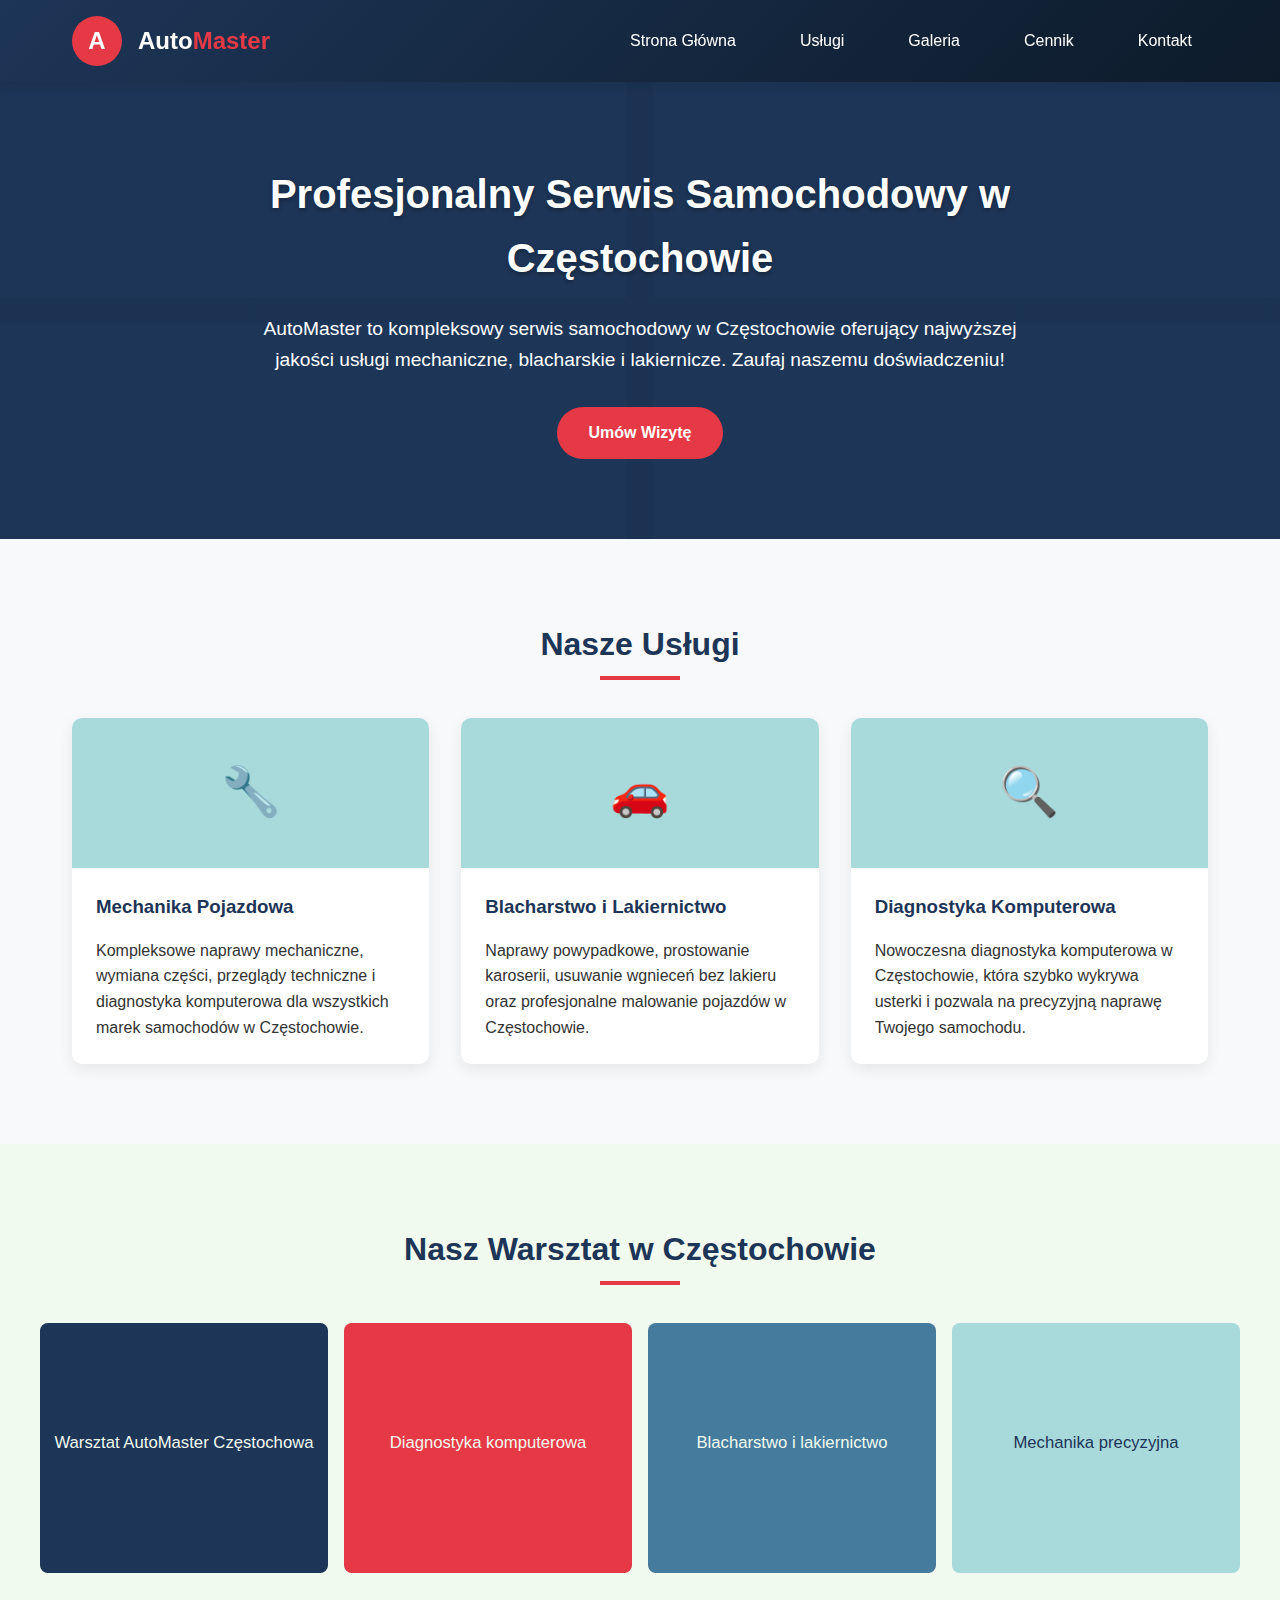
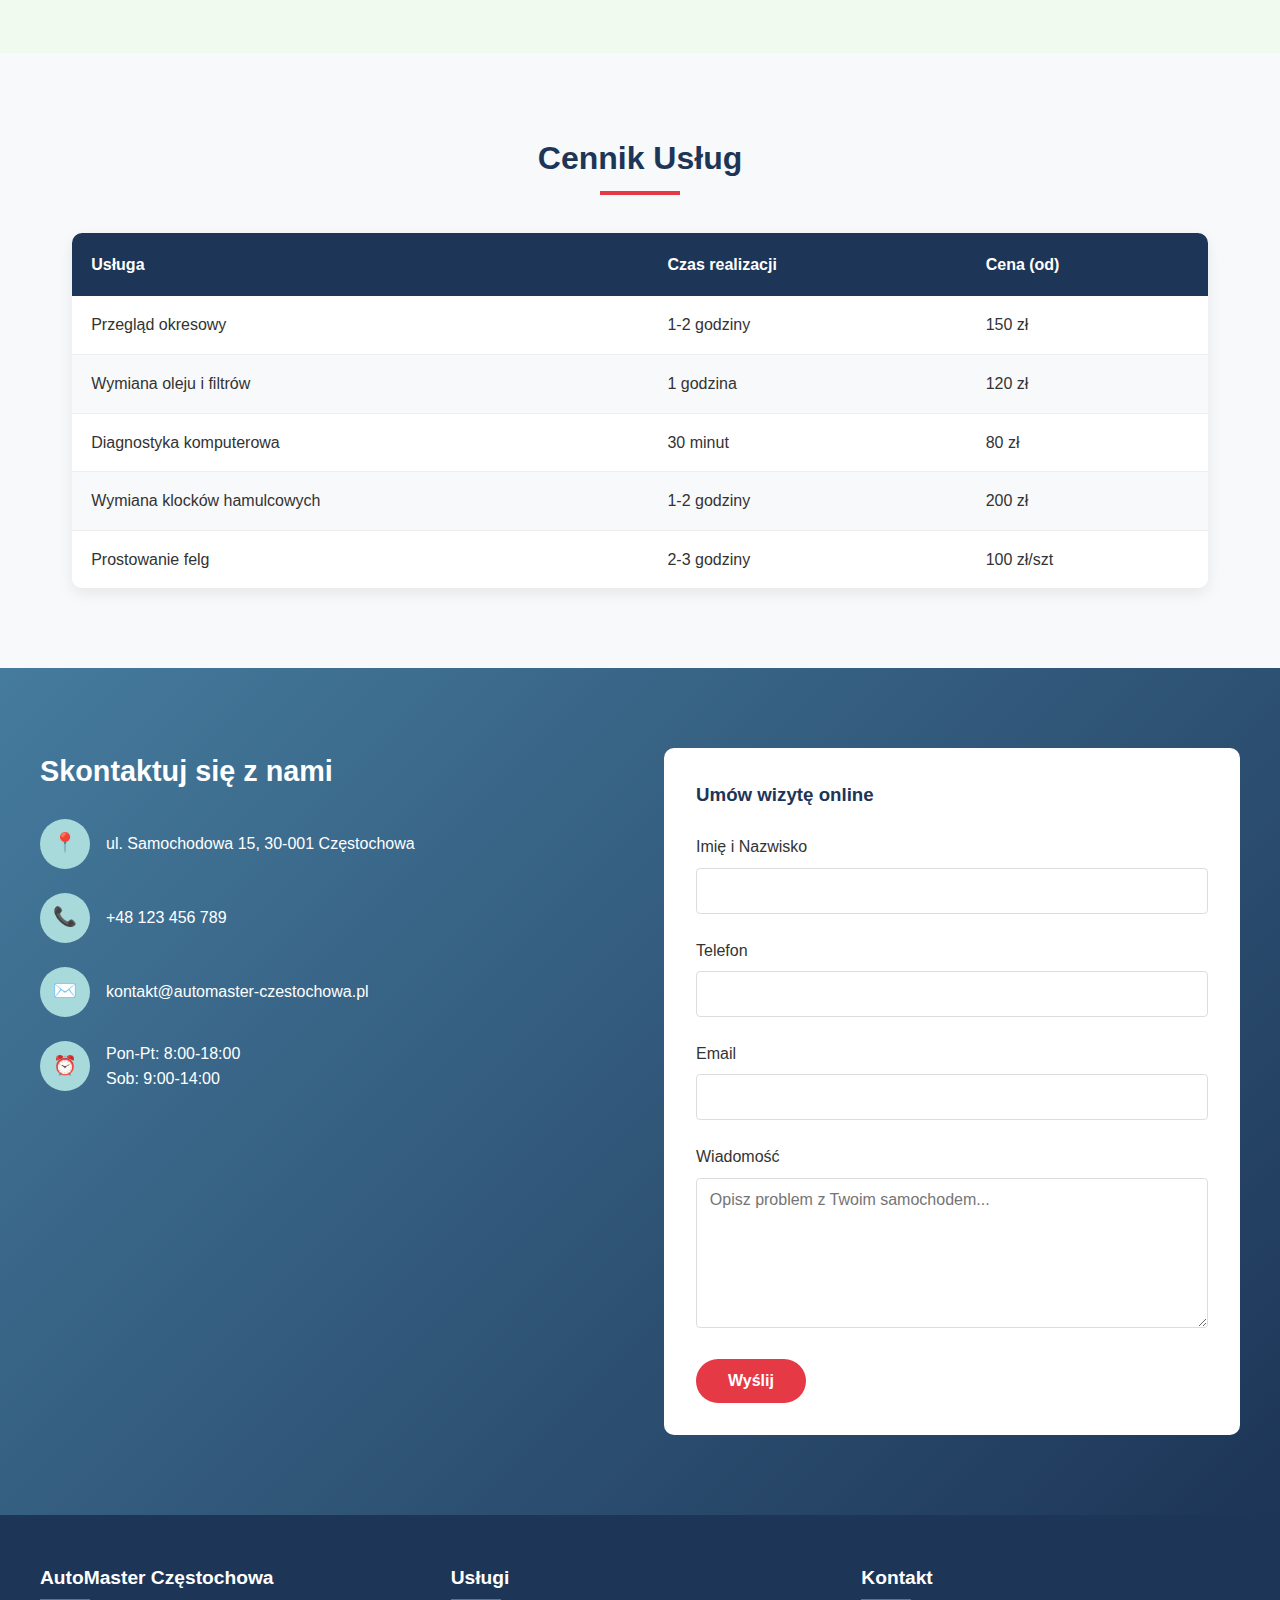
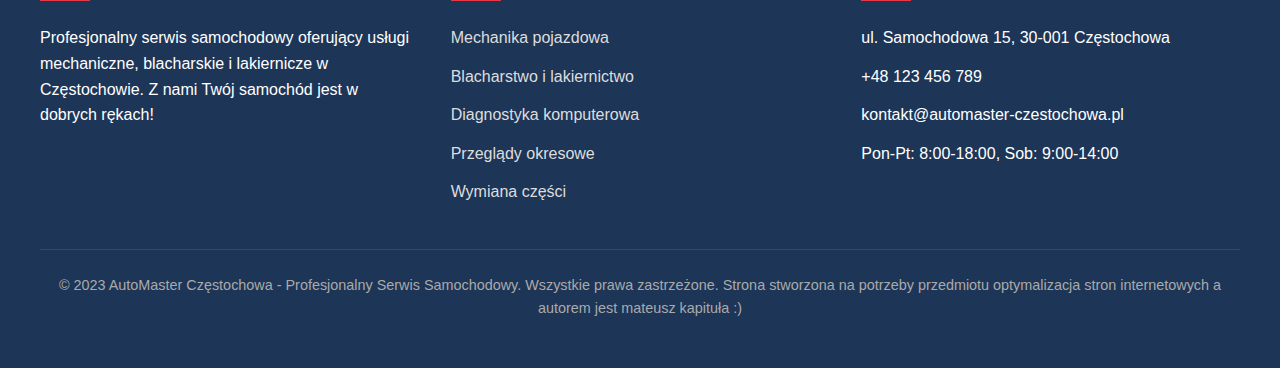
<file: index.html>
<!DOCTYPE html>
<html lang="pl">
<head>
    <meta charset="UTF-8">
    <meta name="viewport" content="width=device-width, initial-scale=1.0">
    <meta name="robots" content="index, follow">
    <meta name="description" content="AutoMaster Częstochowa - profesjonalny serwis samochodowy. Mechanika precyzyjna, naprawy blacharsko-lakiernicze i kompleksowa diagnostyka. Zapraszamy do naszego warsztatu w Częstochowie!">
    <link rel="canonical" href="https://automaster-czestochowa.pl">
    <link rel="stylesheet" href="style.css">
    <title>Profesjonalny Serwis Samochodowy w Częstochowie | AutoMaster</title>
    <script src="main.js" async defer></script>


    <!-- HTML Meta Tags -->
    <title>Profesjonalny Serwis Samochodowy w Częstochowie | AutoMaster</title>
    <meta name="description" content="AutoMaster Częstochowa - profesjonalny serwis samochodowy. Mechanika precyzyjna, naprawy blacharsko-lakiernicze i kompleksowa diagnostyka. Zapraszamy do naszego warsztatu w Częstochowie!">

    <!-- Facebook Meta Tags -->
    <meta property="og:url" content="https://myitan.github.io/OptyMK/">
    <meta property="og:type" content="website">
    <meta property="og:title" content="Profesjonalny Serwis Samochodowy w Częstochowie | AutoMaster">
    <meta property="og:description" content="AutoMaster Częstochowa - profesjonalny serwis samochodowy. Mechanika precyzyjna, naprawy blacharsko-lakiernicze i kompleksowa diagnostyka. Zapraszamy do naszego warsztatu w Częstochowie!">
    <meta property="og:image" content="">

    <!-- Twitter Meta Tags -->
    <meta name="twitter:card" content="summary_large_image">
    <meta property="twitter:domain" content="myitan.github.io">
    <meta property="twitter:url" content="https://myitan.github.io/OptyMK/">
    <meta name="twitter:title" content="Profesjonalny Serwis Samochodowy w Częstochowie | AutoMaster">
    <meta name="twitter:description" content="AutoMaster Częstochowa - profesjonalny serwis samochodowy. Mechanika precyzyjna, naprawy blacharsko-lakiernicze i kompleksowa diagnostyka. Zapraszamy do naszego warsztatu w Częstochowie!">
    <meta name="twitter:image" content="">

    <!-- Meta Tags Generated via https://www.opengraph.xyz -->
</head>

<!-- Google tag (gtag.js) -->
<script async src="https://www.googletagmanager.com/gtag/js?id=G-2FNKZ63VMX"></script>
<script>
  window.dataLayer = window.dataLayer || [];
  function gtag(){dataLayer.push(arguments);}
  gtag('js', new Date());

  gtag('config', 'G-2FNKZ63VMX');
</script>

<script type="text/javascript">
    var Tawk_API=Tawk_API||{}, Tawk_LoadStart=new Date();
    (function(){
    var s1=document.createElement("script"),s0=document.getElementsByTagName("script")[0];
    s1.async=true;
    s1.src='https://embed.tawk.to/6845761b801a6d190bef4502/1it7laniu';
    s1.charset='UTF-8';
    s1.setAttribute('crossorigin','*');
    s0.parentNode.insertBefore(s1,s0);
    })();
    </script>

<body>
    <header>
        <div class="header-container">
            <div class="logo">
                <div class="logo-icon">A</div>
                <div class="logo-text">Auto<span>Master</span></div>
            </div>
            <button class="mobile-menu-btn">☰</button>
            <nav>
                <ul>
                    <li><a href="#home">Strona Główna</a></li>
                    <li><a href="#services">Usługi</a></li>
                    <li><a href="#gallery">Galeria</a></li>
                    <li><a href="#pricing">Cennik</a></li>
                    <li><a href="#contact">Kontakt</a></li>
                </ul>
            </nav>
        </div>
    </header>

    <section class="hero" id="home">
        <div class="hero-content animate">
            <h1>Profesjonalny Serwis Samochodowy w Częstochowie</h1>
            <p>AutoMaster to kompleksowy serwis samochodowy w Częstochowie oferujący najwyższej jakości usługi mechaniczne, blacharskie i lakiernicze. Zaufaj naszemu doświadczeniu!</p>
            <a href="#contact" class="btn">Umów Wizytę</a>
        </div>
    </section>

    <section class="services" id="services">
        <h2 class="section-title animate">Nasze Usługi</h2>
        <div class="services-grid">
            <div class="service-card animate">
                <div class="service-icon">🔧</div>
                <div class="service-content">
                    <h3>Mechanika Pojazdowa</h3>
                    <p>Kompleksowe naprawy mechaniczne, wymiana części, przeglądy techniczne i diagnostyka komputerowa dla wszystkich marek samochodów w Częstochowie.</p>
                </div>
            </div>
            <div class="service-card animate delay-1">
                <div class="service-icon">🚗</div>
                <div class="service-content">
                    <h3>Blacharstwo i Lakiernictwo</h3>
                    <p>Naprawy powypadkowe, prostowanie karoserii, usuwanie wgnieceń bez lakieru oraz profesjonalne malowanie pojazdów w Częstochowie.</p>
                </div>
            </div>
            <div class="service-card animate delay-2">
                <div class="service-icon">🔍</div>
                <div class="service-content">
                    <h3>Diagnostyka Komputerowa</h3>
                    <p>Nowoczesna diagnostyka komputerowa w Częstochowie, która szybko wykrywa usterki i pozwala na precyzyjną naprawę Twojego samochodu.</p>
                </div>
            </div>
        </div>
    </section>

    <section class="gallery" id="gallery">
        <div class="gallery-container">
            <h2 class="section-title animate">Nasz Warsztat w Częstochowie</h2>
            <div class="gallery-grid">
                <div class="gallery-item animate">
                    <img src="data:image/svg+xml;utf8,<svg xmlns='http://www.w3.org/2000/svg' width='400' height='300' viewBox='0 0 400 300'><rect width='400' height='300' fill='%231d3557'/><text x='50%' y='50%' font-size='20' text-anchor='middle' fill='%23f1faee' font-family='Arial'>Warsztat AutoMaster Częstochowa</text></svg>" alt="Warsztat samochodowy AutoMaster w Częstochowie" loading="lazy">
                </div>
                <div class="gallery-item animate delay-1">
                    <img src="data:image/svg+xml;utf8,<svg xmlns='http://www.w3.org/2000/svg' width='400' height='300' viewBox='0 0 400 300'><rect width='400' height='300' fill='%23e63946'/><text x='50%' y='50%' font-size='20' text-anchor='middle' fill='%23f1faee' font-family='Arial'>Diagnostyka komputerowa</text></svg>" alt="Diagnostyka komputerowa samochodu w Częstochowie" loading="lazy">
                </div>
                <div class="gallery-item animate delay-2">
                    <img src="data:image/svg+xml;utf8,<svg xmlns='http://www.w3.org/2000/svg' width='400' height='300' viewBox='0 0 400 300'><rect width='400' height='300' fill='%23457b9d'/><text x='50%' y='50%' font-size='20' text-anchor='middle' fill='%23f1faee' font-family='Arial'>Blacharstwo i lakiernictwo</text></svg>" alt="Usługi blacharsko-lakiernicze Częstochowa" loading="lazy">
                </div>
                <div class="gallery-item animate delay-3">
                    <img src="data:image/svg+xml;utf8,<svg xmlns='http://www.w3.org/2000/svg' width='400' height='300' viewBox='0 0 400 300'><rect width='400' height='300' fill='%23a8dadc'/><text x='50%' y='50%' font-size='20' text-anchor='middle' fill='%231d3557' font-family='Arial'>Mechanika precyzyjna</text></svg>" alt="Mechanika samochodowa Częstochowa" loading="lazy">
                </div>
            </div>
        </div>
    </section>

    <section class="pricing" id="pricing">
        <h2 class="section-title animate">Cennik Usług</h2>
        <table class="pricing-table">
            <thead>
                <tr>
                    <th>Usługa</th>
                    <th>Czas realizacji</th>
                    <th>Cena (od)</th>
                </tr>
            </thead>
            <tbody>
                <tr class="animate">
                    <td>Przegląd okresowy</td>
                    <td>1-2 godziny</td>
                    <td>150 zł</td>
                </tr>
                <tr class="animate delay-1">
                    <td>Wymiana oleju i filtrów</td>
                    <td>1 godzina</td>
                    <td>120 zł</td>
                </tr>
                <tr class="animate delay-2">
                    <td>Diagnostyka komputerowa</td>
                    <td>30 minut</td>
                    <td>80 zł</td>
                </tr>
                <tr class="animate delay-3">
                    <td>Wymiana klocków hamulcowych</td>
                    <td>1-2 godziny</td>
                    <td>200 zł</td>
                </tr>
                <tr class="animate">
                    <td>Prostowanie felg</td>
                    <td>2-3 godziny</td>
                    <td>100 zł/szt</td>
                </tr>
            </tbody>
        </table>
    </section>

    <section class="contact" id="contact">
        <div class="contact-container">
            <div class="contact-info animate">
                <h3>Skontaktuj się z nami</h3>
                <div class="contact-detail">
                    <div class="contact-icon">📍</div>
                    <div>ul. Samochodowa 15, 30-001 Częstochowa</div>
                </div>
                <div class="contact-detail">
                    <div class="contact-icon">📞</div>
                    <div>+48 123 456 789</div>
                </div>
                <div class="contact-detail">
                    <div class="contact-icon">✉️</div>
                    <div>kontakt@automaster-czestochowa.pl</div>
                </div>
                <div class="contact-detail">
                    <div class="contact-icon">⏰</div>
                    <div>Pon-Pt: 8:00-18:00<br>Sob: 9:00-14:00</div>
                </div>
            </div>
            <div class="contact-form animate delay-1">
                <h3>Umów wizytę online</h3>
                <form id="appointmentForm">
                    <div class="form-group">
                        <label for="name">Imię i Nazwisko</label>
                        <input type="text" id="name" required>
                    </div>
                    <div class="form-group">
                        <label for="phone">Telefon</label>
                        <input type="tel" id="phone" required>
                    </div>
                    <div class="form-group">
                        <label for="email">Email</label>
                        <input type="email" id="email" required>
                    </div>
                    <div class="form-group">
                        <label for="message">Wiadomość</label>
                        <textarea id="message" placeholder="Opisz problem z Twoim samochodem..." required></textarea>
                    </div>
                    <button type="submit" class="btn">Wyślij</button>
                </form>
            </div>
        </div>
    </section>

    <footer>
        <div class="footer-content">
            <div class="footer-column">
                <h4>AutoMaster Częstochowa</h4>
                <p>Profesjonalny serwis samochodowy oferujący usługi mechaniczne, blacharskie i lakiernicze w Częstochowie. Z nami Twój samochód jest w dobrych rękach! </p>
            </div>
            <div class="footer-column">
                <h4>Usługi</h4>
                <ul>
                    <li><a href="#services">Mechanika pojazdowa</a></li>
                    <li><a href="#services">Blacharstwo i lakiernictwo</a></li>
                    <li><a href="#services">Diagnostyka komputerowa</a></li>
                    <li><a href="#services">Przeglądy okresowe</a></li>
                    <li><a href="#services">Wymiana części</a></li>
                </ul>
            </div>
            <div class="footer-column">
                <h4>Kontakt</h4>
                <ul>
                    <li>ul. Samochodowa 15, 30-001 Częstochowa</li>
                    <li>+48 123 456 789</li>
                    <li>kontakt@automaster-czestochowa.pl</li>
                    <li>Pon-Pt: 8:00-18:00, Sob: 9:00-14:00</li>
                </ul>
            </div>
        </div>
        <div class="copyright">
            &copy; 2023 AutoMaster Częstochowa - Profesjonalny Serwis Samochodowy. Wszystkie prawa zastrzeżone. Strona stworzona na potrzeby przedmiotu optymalizacja stron internetowych a autorem jest mateusz kapituła :)
        </div>
    </footer>

</body>
</html>
</file>
<file: style.css>
:root {
    --primary: #e63946;
    --secondary: #1d3557;
    --light: #f1faee;
    --accent: #a8dadc;
    --dark: #457b9d;
}

* {
    margin: 0;
    padding: 0;
    box-sizing: border-box;
    font-family: 'Segoe UI', Tahoma, Geneva, Verdana, sans-serif;
}

body {
    background-color: #f8f9fa;
    color: #333;
    line-height: 1.6;
}

header {
    background: linear-gradient(135deg, var(--secondary) 0%, #0d1b2a 100%);
    color: white;
    padding: 1rem 0;
    position: sticky;
    top: 0;
    z-index: 100;
    box-shadow: 0 4px 12px rgba(0,0,0,0.1);
}

.header-container {
    display: flex;
    justify-content: space-between;
    align-items: center;
    max-width: 1200px;
    margin: 0 auto;
    padding: 0 2rem;
}

.logo {
    display: flex;
    align-items: center;
    gap: 1rem;
}

.logo-icon {
    background-color: var(--primary);
    width: 50px;
    height: 50px;
    border-radius: 50%;
    display: flex;
    align-items: center;
    justify-content: center;
    font-weight: bold;
    font-size: 1.5rem;
}

.logo-text {
    font-size: 1.5rem;
    font-weight: 700;
}

.logo-text span {
    color: var(--primary);
}

nav ul {
    display: flex;
    list-style: none;
    gap: 2rem;
}

nav a {
    color: white;
    text-decoration: none;
    font-weight: 500;
    padding: 0.5rem 1rem;
    border-radius: 4px;
    transition: all 0.3s ease;
}

nav a:hover {
    background-color: var(--primary);
}

.mobile-menu-btn {
    display: none;
    background: none;
    border: none;
    color: white;
    font-size: 1.5rem;
    cursor: pointer;
}

.hero {
    background: linear-gradient(rgba(29, 53, 87, 0.8), rgba(29, 53, 87, 0.8)), url('data:image/svg+xml;utf8,<svg xmlns="http://www.w3.org/2000/svg" width="100" height="100" viewBox="0 0 100 100"><rect width="100" height="100" fill="%231d3557"/><path d="M0 50L100 50M50 0L50 100" stroke="%23142a46" stroke-width="2"/></svg>');
    background-size: cover;
    background-position: center;
    color: white;
    padding: 5rem 2rem;
    text-align: center;
}

.hero-content {
    max-width: 800px;
    margin: 0 auto;
}

.hero h1 {
    font-size: 2.5rem;
    margin-bottom: 1.5rem;
    text-shadow: 0 2px 4px rgba(0,0,0,0.3);
}

.hero p {
    font-size: 1.2rem;
    margin-bottom: 2rem;
}

.btn {
    display: inline-block;
    background-color: var(--primary);
    color: white;
    padding: 0.8rem 2rem;
    border-radius: 50px;
    text-decoration: none;
    font-weight: 600;
    transition: all 0.3s ease;
    border: none;
    cursor: pointer;
    font-size: 1rem;
}

.btn:hover {
    background-color: #d63031;
    transform: translateY(-3px);
    box-shadow: 0 4px 12px rgba(0,0,0,0.2);
}

.services {
    padding: 5rem 2rem;
    max-width: 1200px;
    margin: 0 auto;
}

.section-title {
    text-align: center;
    margin-bottom: 3rem;
    color: var(--secondary);
    position: relative;
    font-size: 2rem;
}

.section-title::after {
    content: '';
    position: absolute;
    bottom: -10px;
    left: 50%;
    transform: translateX(-50%);
    width: 80px;
    height: 4px;
    background-color: var(--primary);
}

.services-grid {
    display: grid;
    grid-template-columns: repeat(auto-fit, minmax(300px, 1fr));
    gap: 2rem;
}

.service-card {
    background: white;
    border-radius: 10px;
    overflow: hidden;
    box-shadow: 0 5px 15px rgba(0,0,0,0.08);
    transition: all 0.3s ease;
}

.service-card:hover {
    transform: translateY(-10px);
    box-shadow: 0 15px 30px rgba(0,0,0,0.15);
}

.service-icon {
    background-color: var(--accent);
    height: 150px;
    display: flex;
    align-items: center;
    justify-content: center;
    font-size: 3rem;
    color: var(--secondary);
}

.service-content {
    padding: 1.5rem;
}

.service-content h3 {
    margin-bottom: 1rem;
    color: var(--secondary);
}

.gallery {
    padding: 5rem 2rem;
    background-color: var(--light);
}

.gallery-container {
    max-width: 1200px;
    margin: 0 auto;
}

.gallery-grid {
    display: grid;
    grid-template-columns: repeat(auto-fit, minmax(250px, 1fr));
    gap: 1rem;
}

.gallery-item {
    border-radius: 8px;
    overflow: hidden;
    height: 250px;
    background-color: #ddd;
    position: relative;
}

.gallery-item img {
    width: 100%;
    height: 100%;
    object-fit: cover;
    transition: transform 0.5s ease;
}

.gallery-item:hover img {
    transform: scale(1.1);
}

.pricing {
    padding: 5rem 2rem;
    max-width: 1200px;
    margin: 0 auto;
}

.pricing-table {
    width: 100%;
    border-collapse: collapse;
    margin-top: 2rem;
    box-shadow: 0 5px 15px rgba(0,0,0,0.08);
    border-radius: 10px;
    overflow: hidden;
}

.pricing-table th {
    background-color: var(--secondary);
    color: white;
    padding: 1.2rem;
    text-align: left;
}

.pricing-table tr:nth-child(even) {
    background-color: #f8f9fa;
}

.pricing-table tr:nth-child(odd) {
    background-color: white;
}

.pricing-table td {
    padding: 1rem 1.2rem;
    border-bottom: 1px solid #eee;
}

.pricing-table tr:last-child td {
    border-bottom: none;
}

.contact {
    padding: 5rem 2rem;
    background: linear-gradient(135deg, var(--dark) 0%, var(--secondary) 100%);
    color: white;
}

.contact-container {
    max-width: 1200px;
    margin: 0 auto;
    display: grid;
    grid-template-columns: repeat(auto-fit, minmax(300px, 1fr));
    gap: 3rem;
}

.contact-info h3 {
    margin-bottom: 1.5rem;
    font-size: 1.8rem;
}

.contact-detail {
    display: flex;
    align-items: center;
    gap: 1rem;
    margin-bottom: 1.5rem;
}

.contact-icon {
    background-color: var(--accent);
    width: 50px;
    height: 50px;
    border-radius: 50%;
    display: flex;
    align-items: center;
    justify-content: center;
    font-size: 1.2rem;
    color: var(--secondary);
}

.contact-form {
    background: white;
    padding: 2rem;
    border-radius: 10px;
    color: #333;
}

.contact-form h3 {
    margin-bottom: 1.5rem;
    color: var(--secondary);
}

.form-group {
    margin-bottom: 1.5rem;
}

.form-group label {
    display: block;
    margin-bottom: 0.5rem;
    font-weight: 500;
}

.form-group input,
.form-group textarea {
    width: 100%;
    padding: 0.8rem;
    border: 1px solid #ddd;
    border-radius: 4px;
    font-size: 1rem;
}

.form-group textarea {
    height: 150px;
    resize: vertical;
}

footer {
    background-color: var(--secondary);
    color: white;
    padding: 3rem 2rem;
    text-align: center;
}

.footer-content {
    max-width: 1200px;
    margin: 0 auto;
    display: grid;
    grid-template-columns: repeat(auto-fit, minmax(250px, 1fr));
    gap: 2rem;
    text-align: left;
}

.footer-column h4 {
    margin-bottom: 1.5rem;
    font-size: 1.2rem;
    position: relative;
    padding-bottom: 0.5rem;
}

.footer-column h4::after {
    content: '';
    position: absolute;
    bottom: 0;
    left: 0;
    width: 50px;
    height: 2px;
    background-color: var(--primary);
}

.footer-column ul {
    list-style: none;
}

.footer-column ul li {
    margin-bottom: 0.8rem;
}

.footer-column a {
    color: #ddd;
    text-decoration: none;
    transition: color 0.3s ease;
}

.footer-column a:hover {
    color: var(--accent);
}

.copyright {
    max-width: 1200px;
    margin: 2rem auto 0;
    padding-top: 1.5rem;
    border-top: 1px solid rgba(255,255,255,0.1);
    text-align: center;
    font-size: 0.9rem;
    color: #aaa;
}

@media (max-width: 768px) {
    .header-container {
        padding: 0 1rem;
    }
    
    nav ul {
        display: none;
        position: absolute;
        top: 100%;
        left: 0;
        right: 0;
        background-color: var(--secondary);
        flex-direction: column;
        padding: 1rem 0;
        gap: 0;
    }
    
    nav ul.active {
        display: flex;
    }
    
    nav ul li {
        width: 100%;
    }
    
    nav a {
        display: block;
        padding: 1rem;
        border-radius: 0;
    }
    
    .mobile-menu-btn {
        display: block;
    }
    
    .hero h1 {
        font-size: 2rem;
    }
    
    .hero p {
        font-size: 1rem;
    }
}

@keyframes fadeIn {
    from {
        opacity: 0;
        transform: translateY(20px);
    }
    to {
        opacity: 1;
        transform: translateY(0);
    }
}

.animate {
    animation: fadeIn 0.8s ease-out forwards;
}

.delay-1 {
    animation-delay: 0.2s;
}

.delay-2 {
    animation-delay: 0.4s;
}

.delay-3 {
    animation-delay: 0.6s;
}
</file>
